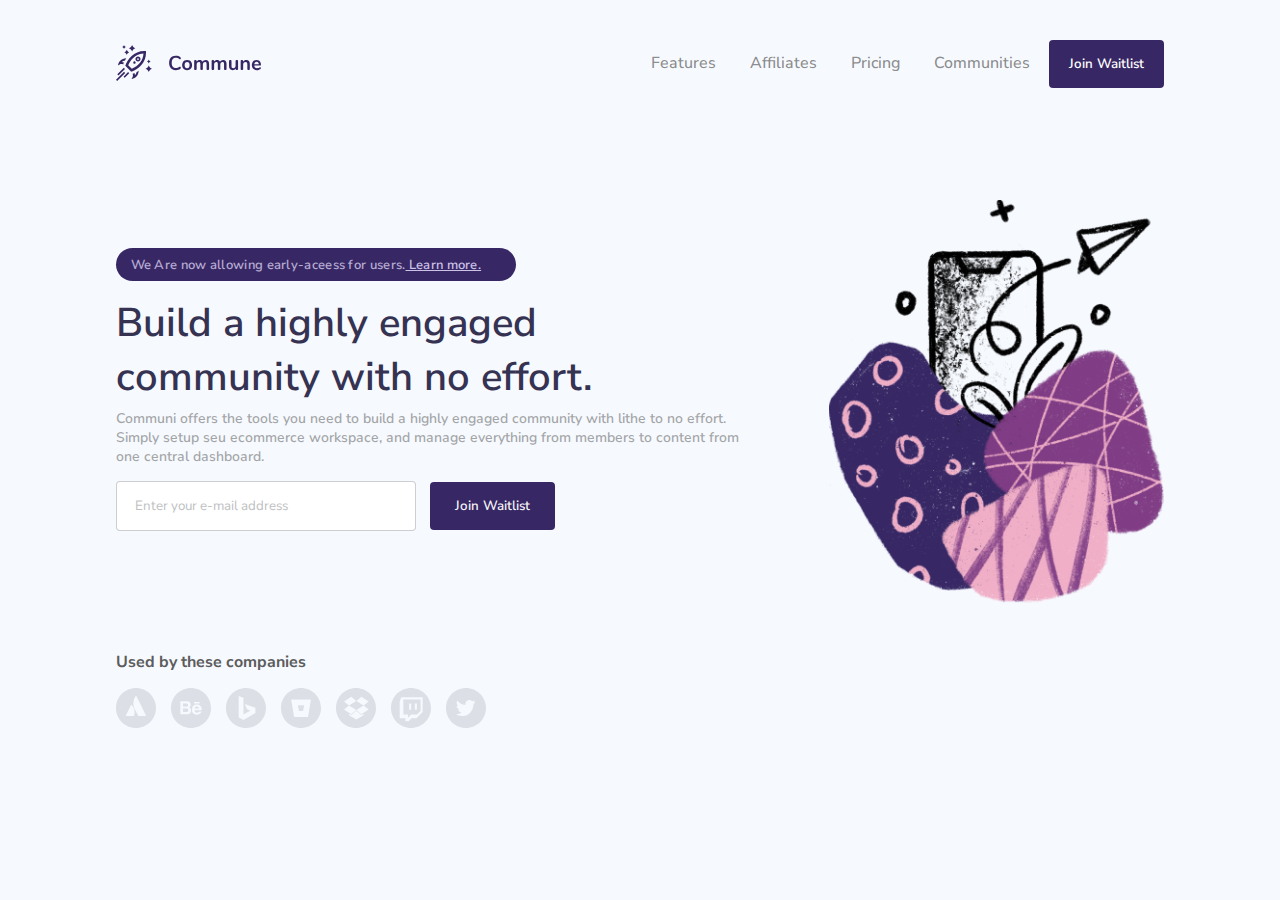
<file: index.html>
<!DOCTYPE html>
<html lang="pt-BR">
<head>
    <meta charset="UTF-8">
    <meta http-equiv="X-UA-Compatible" content="IE=edge">
    <meta name="viewport" content="width=device-width, initial-scale=1.0">
    <link rel="preconnect" href="https://fonts.googleapis.com">
    <link rel="preconnect" href="https://fonts.gstatic.com" crossorigin>
    <link href="https://fonts.googleapis.com/css2?family=Nunito+Sans:wght@400;700;800&family=Roboto:wght@400;500;700&display=swap" rel="stylesheet">
    <link rel="stylesheet" href="css/style.css" type="text/css"/>
    <title>Commune</title>
</head>
<html>
<body>
    <div class="center">
        <div class="logo">
            <img src="image/Logo.svg" alt="logo">
        </div><!--logo-->
        <div class="toggle-menu">
            <div class="menu-1"></div>
            <div class="menu-2"></div>
            <div class="menu-3"></div>
        </div><!--menu-toggle-->
        <nav class="nav_bar toggle-bar">
            <a href="#">Features</a>
            <a href="#">Affiliates</a>
            <a href="#">Pricing</a>
            <a href="#">Communities</a>
            <button>Join Waitlist</button>
        </nav><!--nav-->
    </div><!--center-->
    <div class="clear"></div>
    <div class="center">
    <div class="mainContent">
        <div class="alignH5">
            <p>We Are now allowing early-aceess for users.<a href="#"> Learn more.</a></p>
        </div><!--alignH5-->
        <h1>Build a highly engaged community with no effort.</h1>
        <p>
            Communi offers the tools you need to build a highly engaged community with lithe to no effort. Simply setup seu ecommerce workspace, and manage everything from members to content from one central dashboard. 
        </p>
       
        <input type="text" placeholder=" Enter your e-mail address">
        <input type="submit" value="Join Waitlist">
    </div>
    <div class="mainImg">
        <img src="image/Illustration.png" alt="imagem-principal">
    </div><!--mainContent-->
    </div><!--center-->
    <div class="clear"></div><!--clear-->

    <div class="center">
        <footer class="companies">
            <span>Used by these companies</span>
            <div class="iconImg">
                <img src="image/Atlassian Icon.svg" alt="">
                <img src="image/Behance Icon.svg" alt="">
                <img src="image/Bing Icon.svg" alt="">
                <img src="image/Bitbucket Icon.svg" alt="">
                <img src="image/Dropbox Icon.svg" alt="">
                <img src="image/Twitch Icon.svg" alt="">
                <img src="image/Twitter Icon.svg" alt="">
            </div>
        </footer>
    </div><!--final do codigo-->
     <script src="toggleMenu.js"></script>
</body>
</html>
</file>
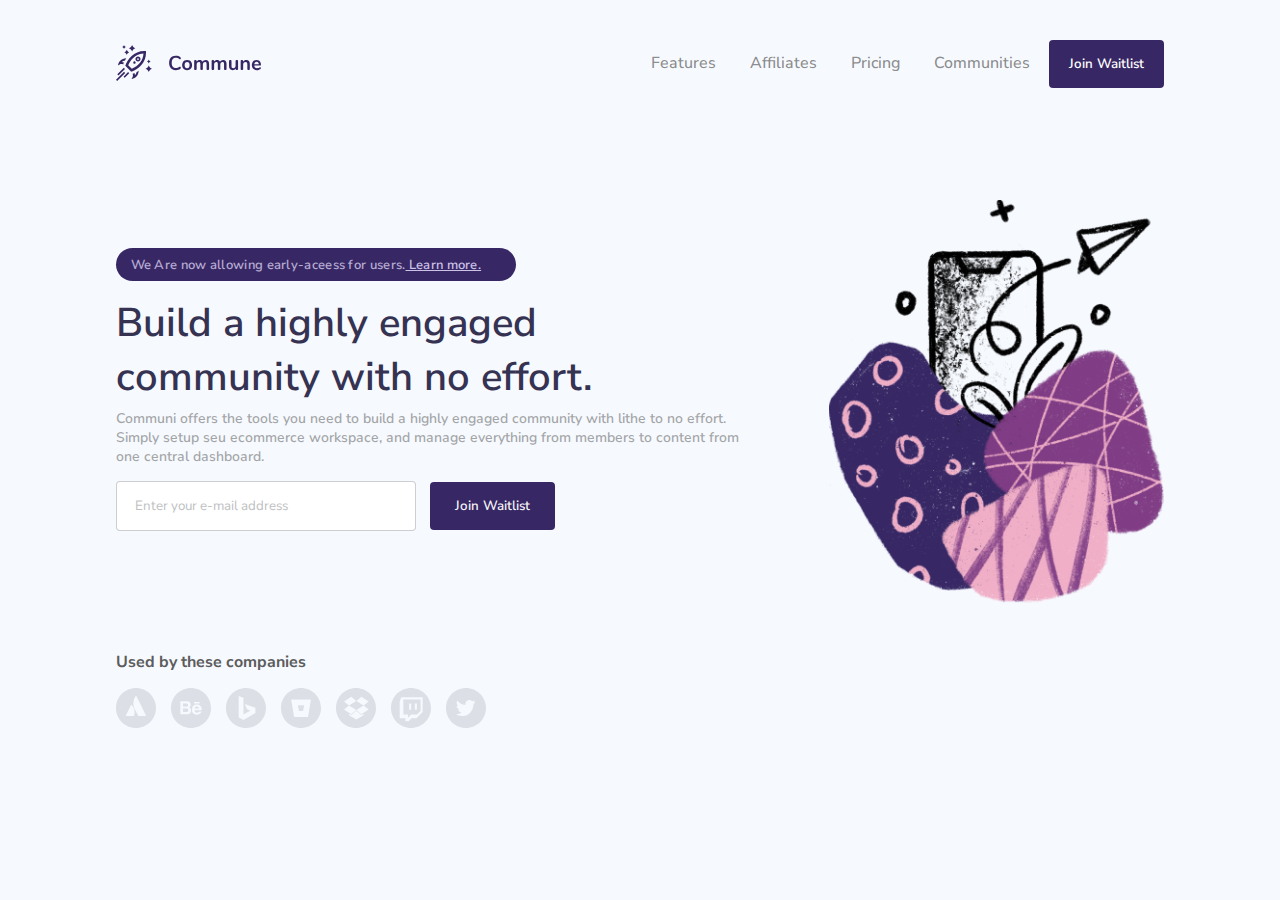
<file: index (2).html>
<!DOCTYPE html>
<html lang="pt-BR">
<head>
    <meta charset="UTF-8">
    <meta http-equiv="X-UA-Compatible" content="IE=edge">
    <meta name="viewport" content="width=device-width, initial-scale=1.0">
    <link rel="preconnect" href="https://fonts.googleapis.com">
    <link rel="preconnect" href="https://fonts.gstatic.com" crossorigin>
    <link href="https://fonts.googleapis.com/css2?family=Nunito+Sans:wght@400;700;800&family=Roboto:wght@400;500;700&display=swap" rel="stylesheet">
    <link rel="stylesheet" href="css/style.css" type="text/css"/>
    <title>Commune</title>
</head>
<html>
<body>
    <div class="center">
        <div class="logo">
            <img src="image/Logo.svg" alt="logo">
        </div><!--logo-->
        <div class="toggle-menu">
            <div class="menu-1"></div>
            <div class="menu-2"></div>
            <div class="menu-3"></div>
        </div><!--menu-toggle-->
        <nav class="nav_bar toggle-bar">
            <a href="#">Features</a>
            <a href="#">Affiliates</a>
            <a href="#">Pricing</a>
            <a href="#">Communities</a>
            <button>Join Waitlist</button>
        </nav><!--nav-->
    </div><!--center-->
    <div class="clear"></div>
    <div class="center">
    <div class="mainContent">
        <div class="alignH5">
            <p>We Are now allowing early-aceess for users.<a href="#"> Learn more.</a></p>
        </div><!--alignH5-->
        <h1>Build a highly engaged community with no effort.</h1>
        <p>
            Communi offers the tools you need to build a highly engaged community with lithe to no effort. Simply setup seu ecommerce workspace, and manage everything from members to content from one central dashboard. 
        </p>
       
        <input type="text" placeholder=" Enter your e-mail address">
        <input type="submit" value="Join Waitlist">
    </div>
    <div class="mainImg">
        <img src="image/Illustration.png" alt="imagem-principal">
    </div><!--mainContent-->
    </div><!--center-->
    <div class="clear"></div><!--clear-->

    <div class="center">
        <footer class="companies">
            <span>Used by these companies</span>
            <div class="iconImg">
                <img src="image/Atlassian Icon.svg" alt="">
                <img src="image/Behance Icon.svg" alt="">
                <img src="image/Bing Icon.svg" alt="">
                <img src="image/Bitbucket Icon.svg" alt="">
                <img src="image/Dropbox Icon.svg" alt="">
                <img src="image/Twitch Icon.svg" alt="">
                <img src="image/Twitter Icon.svg" alt="">
            </div>
        </footer>
    </div>
     <script src="toggleMenu.js"></script>
</body>
</html>
</file>
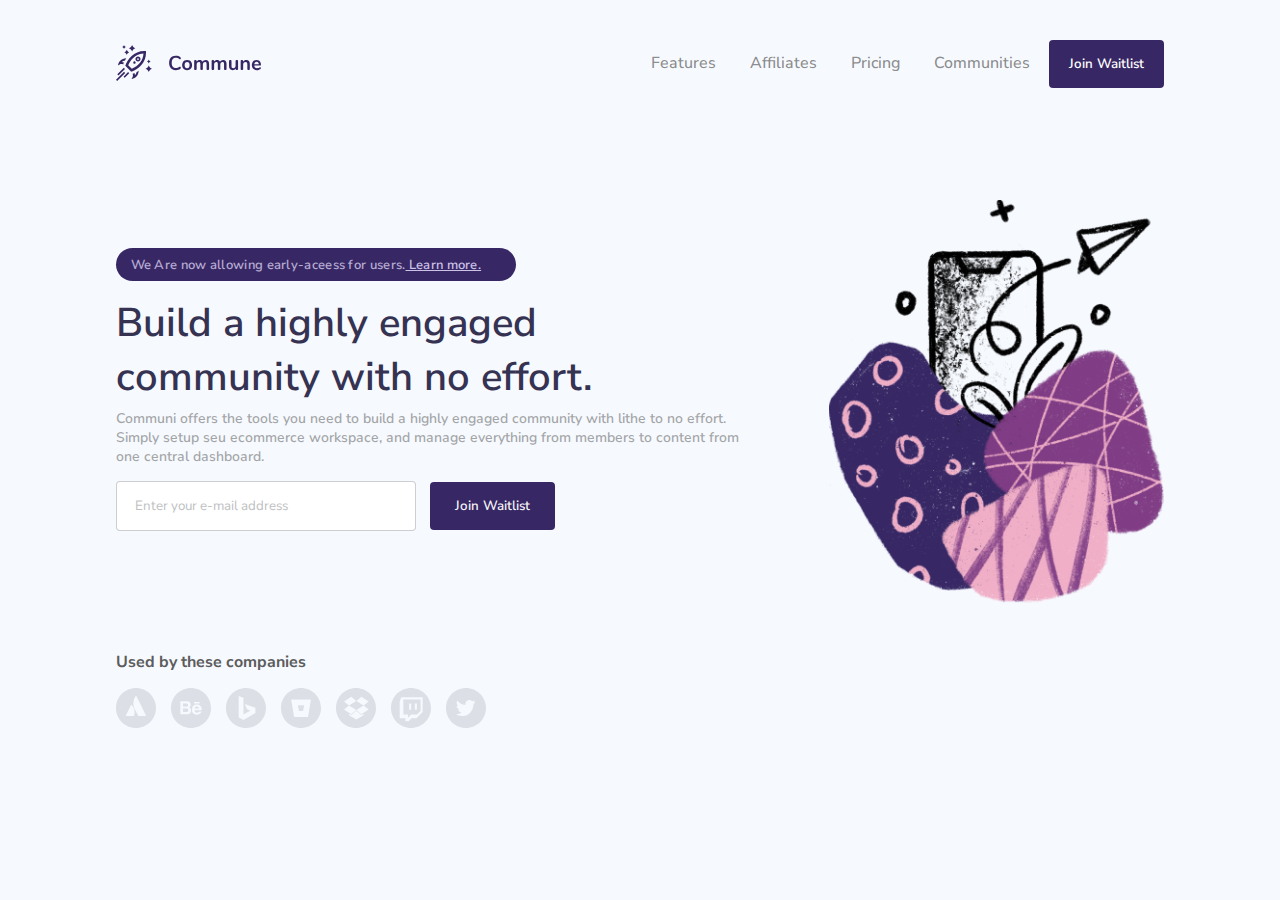
<file: index.html.html>
<!DOCTYPE html>
<html lang="pt-BR">
<head>
    <meta charset="UTF-8">
    <meta http-equiv="X-UA-Compatible" content="IE=edge">
    <meta name="viewport" content="width=device-width, initial-scale=1.0">
    <link rel="preconnect" href="https://fonts.googleapis.com">
    <link rel="preconnect" href="https://fonts.gstatic.com" crossorigin>
    <link href="https://fonts.googleapis.com/css2?family=Nunito+Sans:wght@400;700;800&family=Roboto:wght@400;500;700&display=swap" rel="stylesheet">
    <link rel="stylesheet" href="css/style.css" type="text/css"/>
    <title>Commune</title>
</head>
<html>
<body>
    <div class="center">
        <div class="logo">
            <img src="image/Logo.svg" alt="logo">
        </div><!--logo-->
        <nav class="nav_bar">
            <a href="#">Features</a>
            <a href="#">Affiliates</a>
            <a href="#">Pricing</a>
            <a href="#">Communities</a>
            <button>Join Waitlist</button>
        </nav><!--nav-->
    </div><!--center-->
    <div class="clear"></div>
    <div class="center">
    <div class="mainContent">
        <div class="alignH5">
            <p>We Are now allowing early-aceess for users.<a href="#"> Learn more.</a></p>
        </div><!--alignH5-->
        <h1>Build a highly engaged community with no effort.</h1>
        <p>
            Communi offers the tools you need to build a highly engaged community with lithe to no effort. Simply setup seu ecommerce workspace, and manage everything from members to content from one central dashboard. 
        </p>
       
        <input type="text" placeholder=" Enter your e-mail address">
        <input type="submit" value="Join Waitlist">
    </div>
    <div class="mainImg">
        <img src="image/Illustration.png" alt="imagem-principal">
    </div><!--mainContent-->
    </div><!--center-->
    <div class="clear"></div><!--clear-->

    <div class="center">
        <footer class="companies">
            <span>Used by these companies</span>
            <div class="iconImg">
                <img src="image/Atlassian Icon.svg" alt="">
                <img src="image/Behance Icon.svg" alt="">
                <img src="image/Bing Icon.svg" alt="">
                <img src="image/Bitbucket Icon.svg" alt="">
                <img src="image/Dropbox Icon.svg" alt="">
                <img src="image/Twitch Icon.svg" alt="">
                <img src="image/Twitter Icon.svg" alt="">
            </div>
        </footer>
    </div>

</body>
</html>
</file>
<file: css/style.css>
* {
  margin: 0;
  padding: 0;
  box-sizing: border-box;
  font-family: "Nunito Sans", sans-serif;
}

html, body {
  height: 100vh;
  width: 100%;
  background-color: #F6F9FE;
  font-family: "Nunito Sans", sans-serif;
}

.clear {
  clear: both;
}

div.center {
  max-width: 1100px;
  width: 100%;
  height: auto;
  margin: 0 auto;
  padding: 0 2%;
}

div.logo {
  float: left;
  padding-top: 45px;
  cursor: pointer;
}

.nav_bar {
  text-align: center;
  float: right;
  margin-top: 40px;
}
.nav_bar a {
  padding: 10px 15px;
  color: rgba(92, 92, 92, 0.7098039216);
  font-weight: 500;
  font-family: "Nunito Sans", sans-serif;
  text-decoration: none;
}
.nav_bar button {
  border: none;
  border-radius: 4px;
  padding: 15px 20px;
  background-color: #372865;
  color: white;
  font-weight: 600;
  cursor: pointer;
}

div.mainContent {
  float: left;
  width: 60%;
  margin-top: 10rem;
}
div.mainContent .alignH5 {
  background-color: #372865;
  max-width: 400px;
  padding: 3px 15px;
  border-radius: 30px;
  margin-bottom: 15px;
}
div.mainContent .alignH5 p {
  color: #B7ACD3;
  font-size: 13px;
  letter-spacing: 0.3px;
  margin-bottom: 4px;
}
div.mainContent .alignH5 p a {
  color: #CCC1E6;
}
div.mainContent h1 {
  max-width: 100%;
  color: #353252;
  font-size: 40px;
  font-weight: 600;
  font-family: "Nunito Sans", sans-serif;
}
div.mainContent p {
  font-size: 14px;
  color: rgba(92, 92, 92, 0.5411764706);
  font-weight: 600;
  margin-top: 5px;
  width: 100%;
}
div.mainContent input {
  margin-top: 15px;
}
div.mainContent input[type=text] {
  border: 1px solid rgba(190, 191, 194, 0.7647058824);
  border-radius: 4px;
  padding: 15px;
  width: 300px;
  color: rgba(92, 92, 92, 0.6941176471);
  outline: none;
}
div.mainContent input[type=text]::-moz-placeholder {
  color: #BEBFC2;
}
div.mainContent input[type=text]:-ms-input-placeholder {
  color: #BEBFC2;
}
div.mainContent input[type=text]::placeholder {
  color: #BEBFC2;
}
div.mainContent input[type=submit] {
  border: none;
  padding: 15px 25px;
  border-radius: 4px;
  background-color: #372865;
  color: rgba(255, 255, 255, 0.966);
  cursor: pointer;
  margin-left: 10px;
  font-weight: 600;
}

div.mainImg {
  float: right;
  width: 40%;
}
div.mainImg img {
  max-width: 100%;
  width: 80%;
  padding-top: 7rem;
  float: right;
}

.companies {
  margin-top: 3rem;
}
.companies span {
  color: #5C5C5C;
  font-weight: 700;
}

.iconImg {
  width: 100%;
  display: flex;
  flex-direction: row;
  flex-wrap: wrap;
  gap: 15px;
  margin-top: 15px;
  margin-bottom: 20px;
}
.iconImg img {
  max-width: 100%;
  width: 40px;
}

@media screen and (min-width: 300px) and (max-width: 768px) {
  div.toggle-menu {
    display: block;
    width: 8%;
    float: right;
    height: 40px;
    margin-top: 2.5rem;
    cursor: pointer;
    z-index: 11;
    transition: 400ms all;
  }
  div.toggle-menu div.menu-1,
div.toggle-menu div.menu-2,
div.toggle-menu div.menu-3 {
    width: 100%;
    height: 10%;
    background-color: #353252;
    margin: 8px 0;
    border-radius: 8px;
  }
  nav.toggle-bar {
    padding: 40px 0;
    display: none;
    flex-direction: column;
    background-color: #372865;
    float: none;
    width: 80%;
    margin: 0 auto;
    border-radius: 10px;
    overflow: hidden;
    z-index: 10;
  }
  nav.toggle-bar a {
    color: white;
    margin: 10px 0;
  }
  nav.toggle-bar button {
    background-color: white;
    color: #353252;
    width: 40%;
    height: 50px;
    margin: 0 auto;
  }
  div.center {
    max-width: 100%;
    width: 100%;
    padding: 0 5%;
    text-align: center;
    margin: 0 auto;
  }
  div.logo {
    margin-bottom: 2rem;
  }
  div.mainContent .alignH5 {
    width: 100%;
    margin: 20px auto;
    display: block;
  }
  div.mainContent h1 {
    font-size: 30px;
    width: 60%;
    text-align: center;
    margin: 10px auto;
    font-weight: 800;
  }
  div.mainContent p {
    width: 80%;
    margin: 5px auto;
  }
  div.mainContent {
    width: 100%;
    text-align: center;
    margin: 0 auto;
  }
  .mainImg > img {
    display: none;
  }
  div.mainContent input[type=text],
div.mainContent input[type=submit] {
    width: 90%;
    margin: 10px auto;
    font-size: 16px;
  }
  div.mainContent input[type=submit] {
    color: rgba(255, 255, 255, 0.875);
  }
  .companies {
    text-align: left;
  }
}
@media screen and (max-width: 1024px) {
  div.center {
    width: 100%;
    text-align: center;
  }
  .nav_bar {
    display: none;
  }
  .mainImg {
    display: none;
  }
  div.mainContent .alignH5 {
    margin: 20px auto;
  }
  div.mainContent {
    margin: 4rem auto;
    float: none;
    text-align: center;
  }
  .companies {
    text-align: left;
    width: 60%;
    margin: 0 auto;
  }
}/*# sourceMappingURL=style.css.map */
</file>
